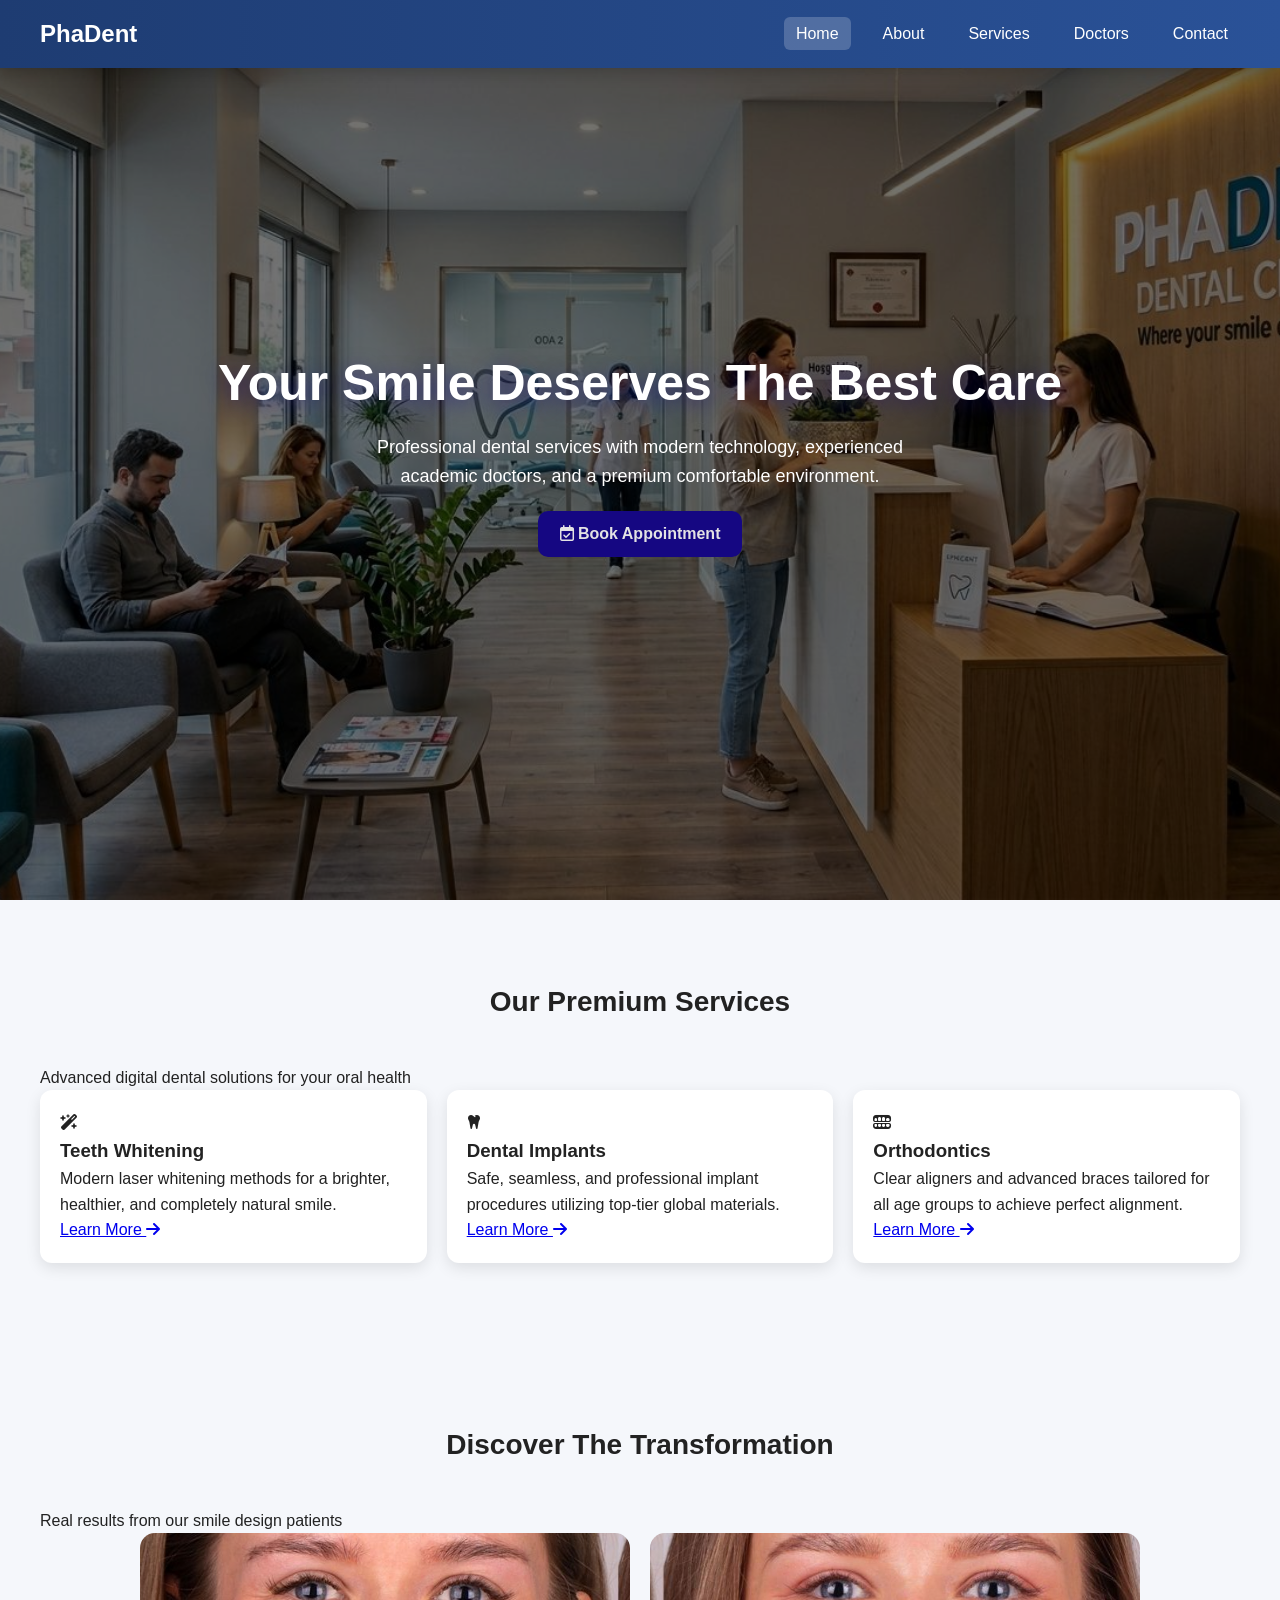
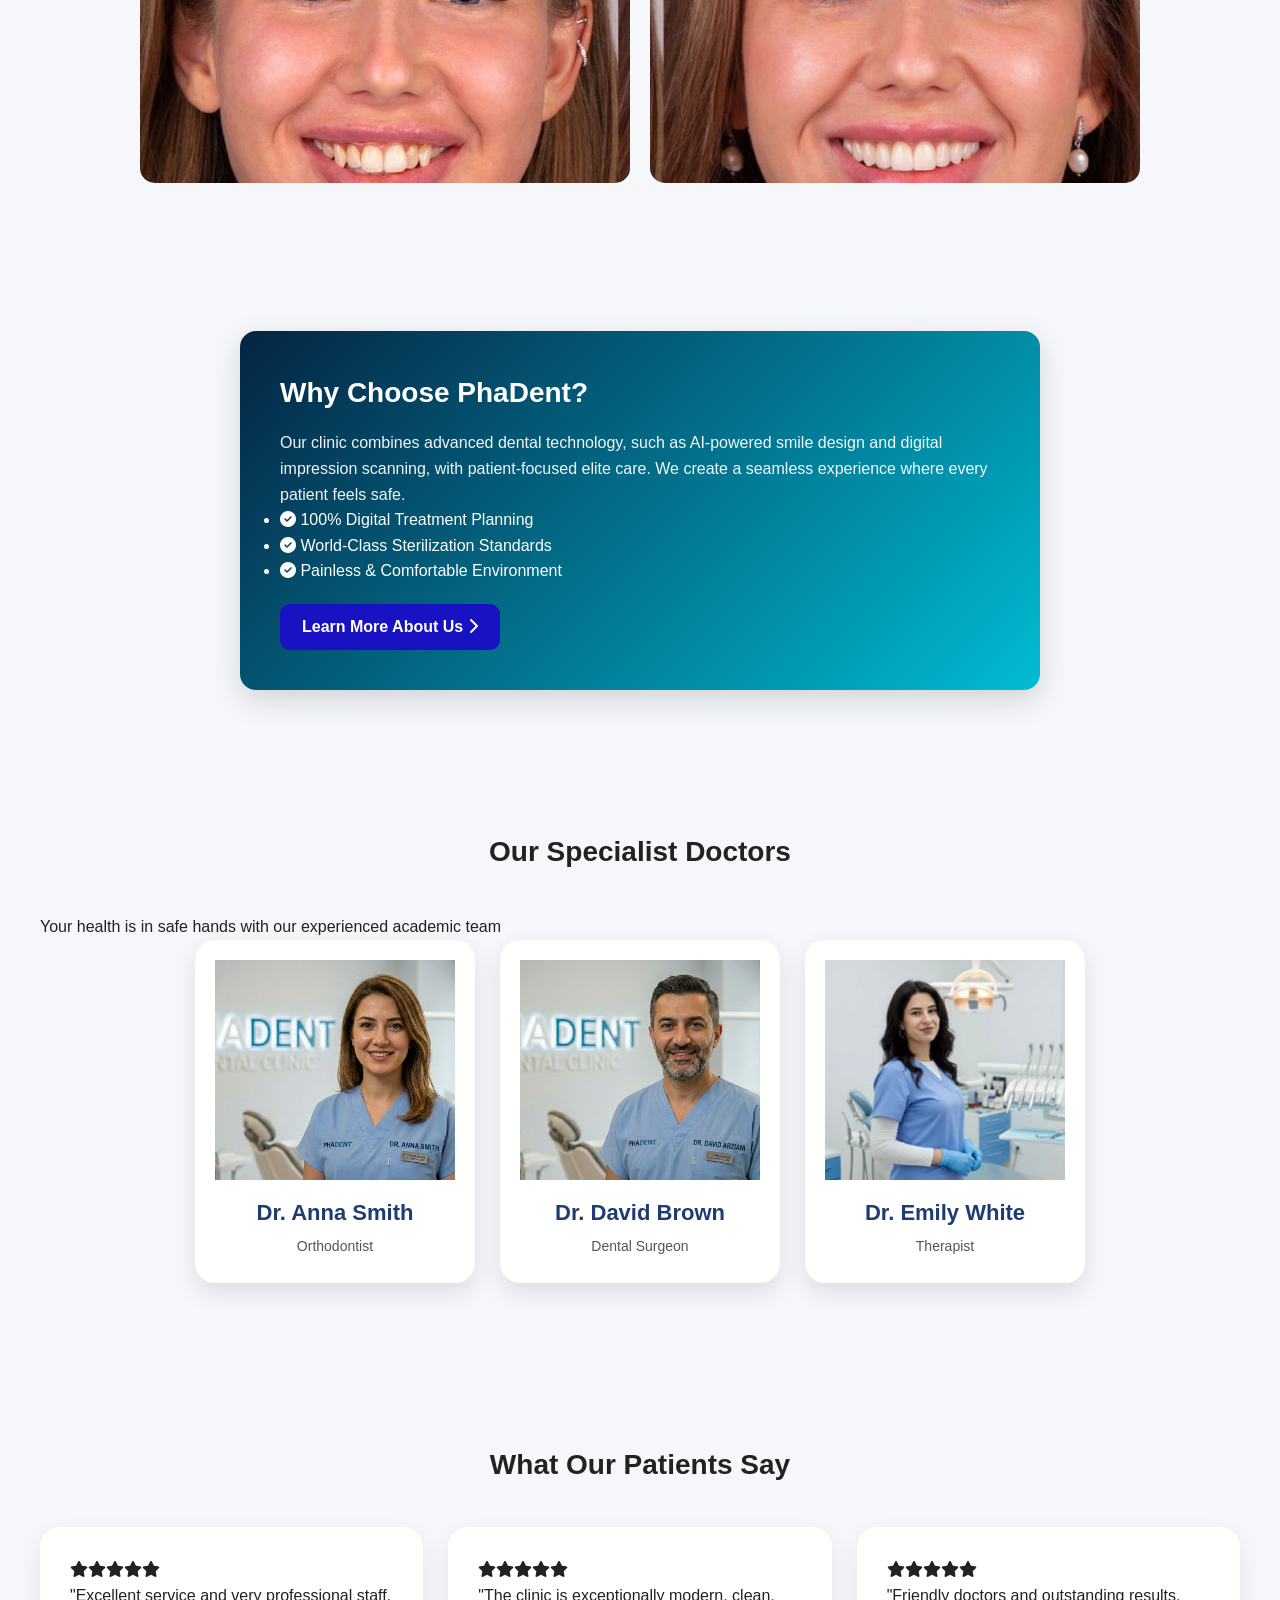
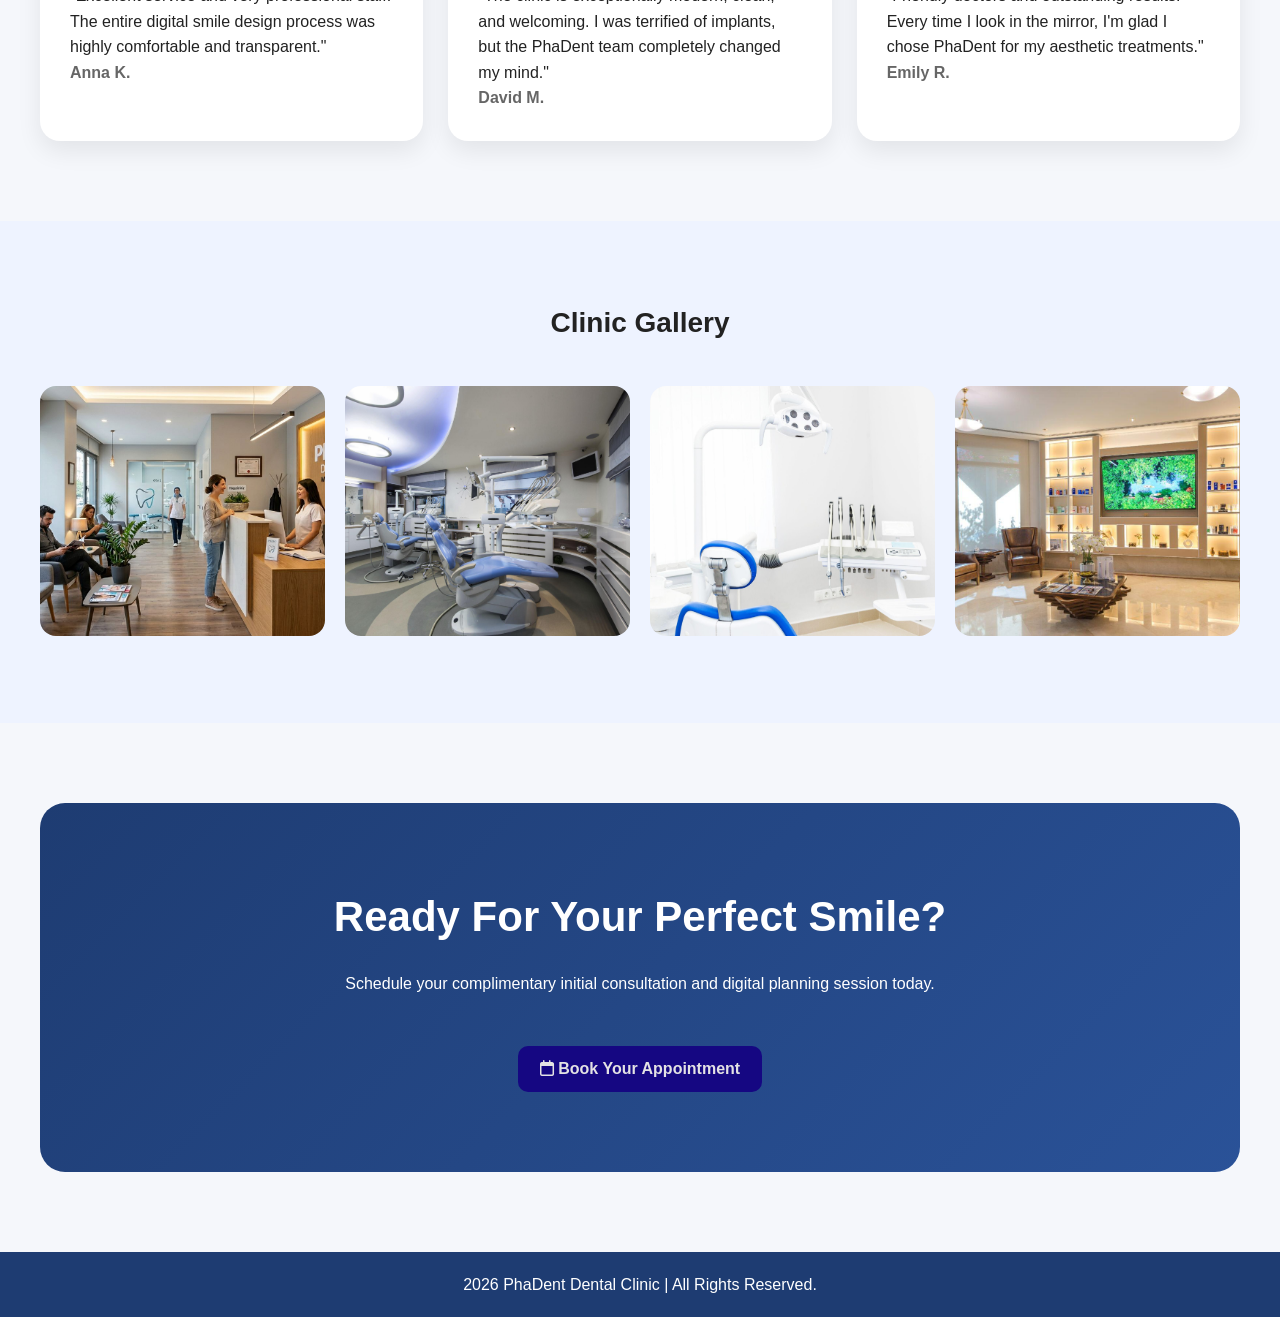
<file: index.html>
<!DOCTYPE html>
<html lang="en">

<head>
    <meta charset="UTF-8">
    <meta name="viewport" content="width=device-width, initial-scale=1.0">
    <title>PhaDent Dental Clinic | Exclusive Smile Design</title>

    <!-- FontAwesome Icons (Added for modern service and button icons) -->
    <link rel="stylesheet" href="https://cdnjs.cloudflare.com/ajax/libs/font-awesome/6.4.0/css/all.min.css">

    <!-- Common CSS File -->
    <link rel="stylesheet" href="css/style.css">
</head>

<body>

    <!-- HEADER -->
    <header class="header">
        <div class="logo">
            <h1>Pha<span>Dent</span></h1>
        </div>

        <nav class="navbar">
            <ul class="nav-links">
                <li><a href="index.html" class="active">Home</a></li>
                <li><a href="about.html">About</a></li>
                <li><a href="services.html">Services</a></li>
                <li><a href="doctors.html">Doctors</a></li>
                <li><a href="contact.html">Contact</a></li>
            </ul>
        </nav>
    </header>

    <main>

        <section class="hero">


            <div class="hero-content">
                <h2>Your Smile Deserves The Best Care</h2>
                <p>
                    Professional dental services with modern technology,
                    experienced academic doctors, and a premium comfortable environment.
                </p>
                <a href="contact.html" class="btn btn-primary animate-btn">
                    <i class="fa-regular fa-calendar-check"></i> Book Appointment
                </a>
            </div>
        </section>

        <!-- 2. SERVICES SECTION -->
        <section class="services">
            <h2 class="section-title">Our Premium Services</h2>
            <p class="section-subtitle">Advanced digital dental solutions for your oral health</p>

            <div class="service-cards">
                <article class="card">
                    <div class="card-icon"><i class="fa-solid fa-wand-magic-sparkles"></i></div>
                    <h3>Teeth Whitening</h3>
                    <p>Modern laser whitening methods for a brighter, healthier, and completely natural smile.</p>
                    <a href="services.html" class="card-link">Learn More <i class="fa-solid fa-arrow-right"></i></a>
                </article>

                <article class="card">
                    <div class="card-icon"><i class="fa-solid fa-tooth"></i></div>
                    <h3>Dental Implants</h3>
                    <p>Safe, seamless, and professional implant procedures utilizing top-tier global materials.</p>
                    <a href="services.html" class="card-link">Learn More <i class="fa-solid fa-arrow-right"></i></a>
                </article>

                <article class="card">
                    <div class="card-icon"><i class="fa-solid fa-teeth-open"></i></div>
                    <h3>Orthodontics</h3>
                    <p>Clear aligners and advanced braces tailored for all age groups to achieve perfect alignment.</p>
                    <a href="services.html" class="card-link">Learn More <i class="fa-solid fa-arrow-right"></i></a>
                </article>
            </div>
        </section>


        <section class="before-after-section">
            <h2 class="section-title">Discover The Transformation</h2>
            <p class="section-subtitle">Real results from our smile design patients</p>

            <div class="before-after-container">
                <div class="img-container before-img">
                    <img src="images/before-teeth.jpeg" alt="Before Treatment">
                </div>

                <div class="img-container after-img">
                    <img src="images/after-teeth.jpeg" alt="After Treatment">
                </div>
            </div>
        </section>

        <!-- 3. ABOUT SECTION -->

        <div class="why-card">

            <h2>Why Choose PhaDent?</h2>

            <p>
                Our clinic combines advanced dental technology, such as AI-powered smile design
                and digital impression scanning, with patient-focused elite care.
                We create a seamless experience where every patient feels safe.
            </p>

            <ul class="about-features">
                <li><i class="fa-solid fa-circle-check"></i> 100% Digital Treatment Planning</li>
                <li><i class="fa-solid fa-circle-check"></i> World-Class Sterilization Standards</li>
                <li><i class="fa-solid fa-circle-check"></i> Painless & Comfortable Environment</li>
            </ul>

            <a href="about.html" class="btn btn-secondary">
                Learn More About Us <i class="fa-solid fa-chevron-right"></i>
            </a>

        </div>
        </div>
        </section>

        <!-- 4. DOCTORS SECTION -->
        <section class="doctors-preview">
            <h2 class="section-title">Our Specialist Doctors</h2>
            <p class="section-subtitle">Your health is in safe hands with our experienced academic team</p>

            <div class="doctor-container">
                <article class="doctor-card">
                    <div class="doctor-img">
                        <img src="images/doctor1.jpeg" alt="Dr. Anna Smith">
                    </div>
                    <h3>Dr. Anna Smith</h3>
                    <p class="specialty">Orthodontist</p>
                </article>

                <article class="doctor-card">
                    <div class="doctor-img">
                        <img src="images/doctor2.jpeg" alt="Dr. David Brown">
                    </div>
                    <h3>Dr. David Brown</h3>
                    <p class="specialty">Dental Surgeon</p>
                </article>

                <article class="doctor-card">
                    <div class="doctor-img">
                        <img src="images/doctor3.jpeg" alt="Dr. Emily White">
                    </div>
                    <h3>Dr. Emily White</h3>
                    <p class="specialty">Therapist</p>
                </article>
            </div>
        </section>

        <!-- 5. TESTIMONIALS -->
        <section class="testimonials">
            <h2 class="section-title">What Our Patients Say</h2>

            <div class="testimonial-grid">
                <div class="testimonial-card">
                    <div class="stars">
                        <i class="fa-solid fa-star"></i><i class="fa-solid fa-star"></i><i
                            class="fa-solid fa-star"></i><i class="fa-solid fa-star"></i><i
                            class="fa-solid fa-star"></i>
                    </div>
                    <p>"Excellent service and very professional staff. The entire digital smile design process was
                        highly comfortable and transparent."</p>
                    <span class="patient-name">Anna K.</span>
                </div>

                <div class="testimonial-card">
                    <div class="stars">
                        <i class="fa-solid fa-star"></i><i class="fa-solid fa-star"></i><i
                            class="fa-solid fa-star"></i><i class="fa-solid fa-star"></i><i
                            class="fa-solid fa-star"></i>
                    </div>
                    <p>"The clinic is exceptionally modern, clean, and welcoming. I was terrified of implants, but the
                        PhaDent team completely changed my mind."</p>
                    <span class="patient-name">David M.</span>
                </div>

                <div class="testimonial-card">
                    <div class="stars">
                        <i class="fa-solid fa-star"></i><i class="fa-solid fa-star"></i><i
                            class="fa-solid fa-star"></i><i class="fa-solid fa-star"></i><i
                            class="fa-solid fa-star"></i>
                    </div>
                    <p>"Friendly doctors and outstanding results. Every time I look in the mirror, I'm glad I chose
                        PhaDent for my aesthetic treatments."</p>
                    <span class="patient-name">Emily R.</span>
                </div>
            </div>
        </section>

        <!-- 6. GALLERY -->
        <section class="gallery-preview">
            <h2 class="section-title">Clinic Gallery</h2>

            <div class="gallery-grid">
                <div class="gallery-item"><img src="images/PhadentDentalClinicPhoto.jpeg"
                        alt="PhaDent Clinic Reception"></div>
                <div class="gallery-item"><img src="images/clinic-interior.jpg" alt="Modern Operation Room"></div>
                <div class="gallery-item"><img src="images/gallery3.jpg" alt="Advanced Dental Equipment"></div>
                <div class="gallery-item"><img src="images/gallery4.jpg" alt="Patient Lounge Area"></div>
            </div>
        </section>

        <!-- 7. CALL TO ACTION -->
        <section class="home-cta">
            <div class="cta-content">
                <h2>Ready For Your Perfect Smile?</h2>
                <p>Schedule your complimentary initial consultation and digital planning session today.</p>
                <a href="contact.html" class="btn btn-white">
                    <i class="fa-regular fa-calendar"></i> Book Your Appointment
                </a>
            </div>
        </section>
    </main>

    <!-- FOOTER -->
    <footer class="footer">
        <p> 2026 PhaDent Dental Clinic | All Rights Reserved.</p>
    </footer>

    <!-- JavaScript File -->
    <script src="js/script.js"></script>
</body>

</html>
</file>
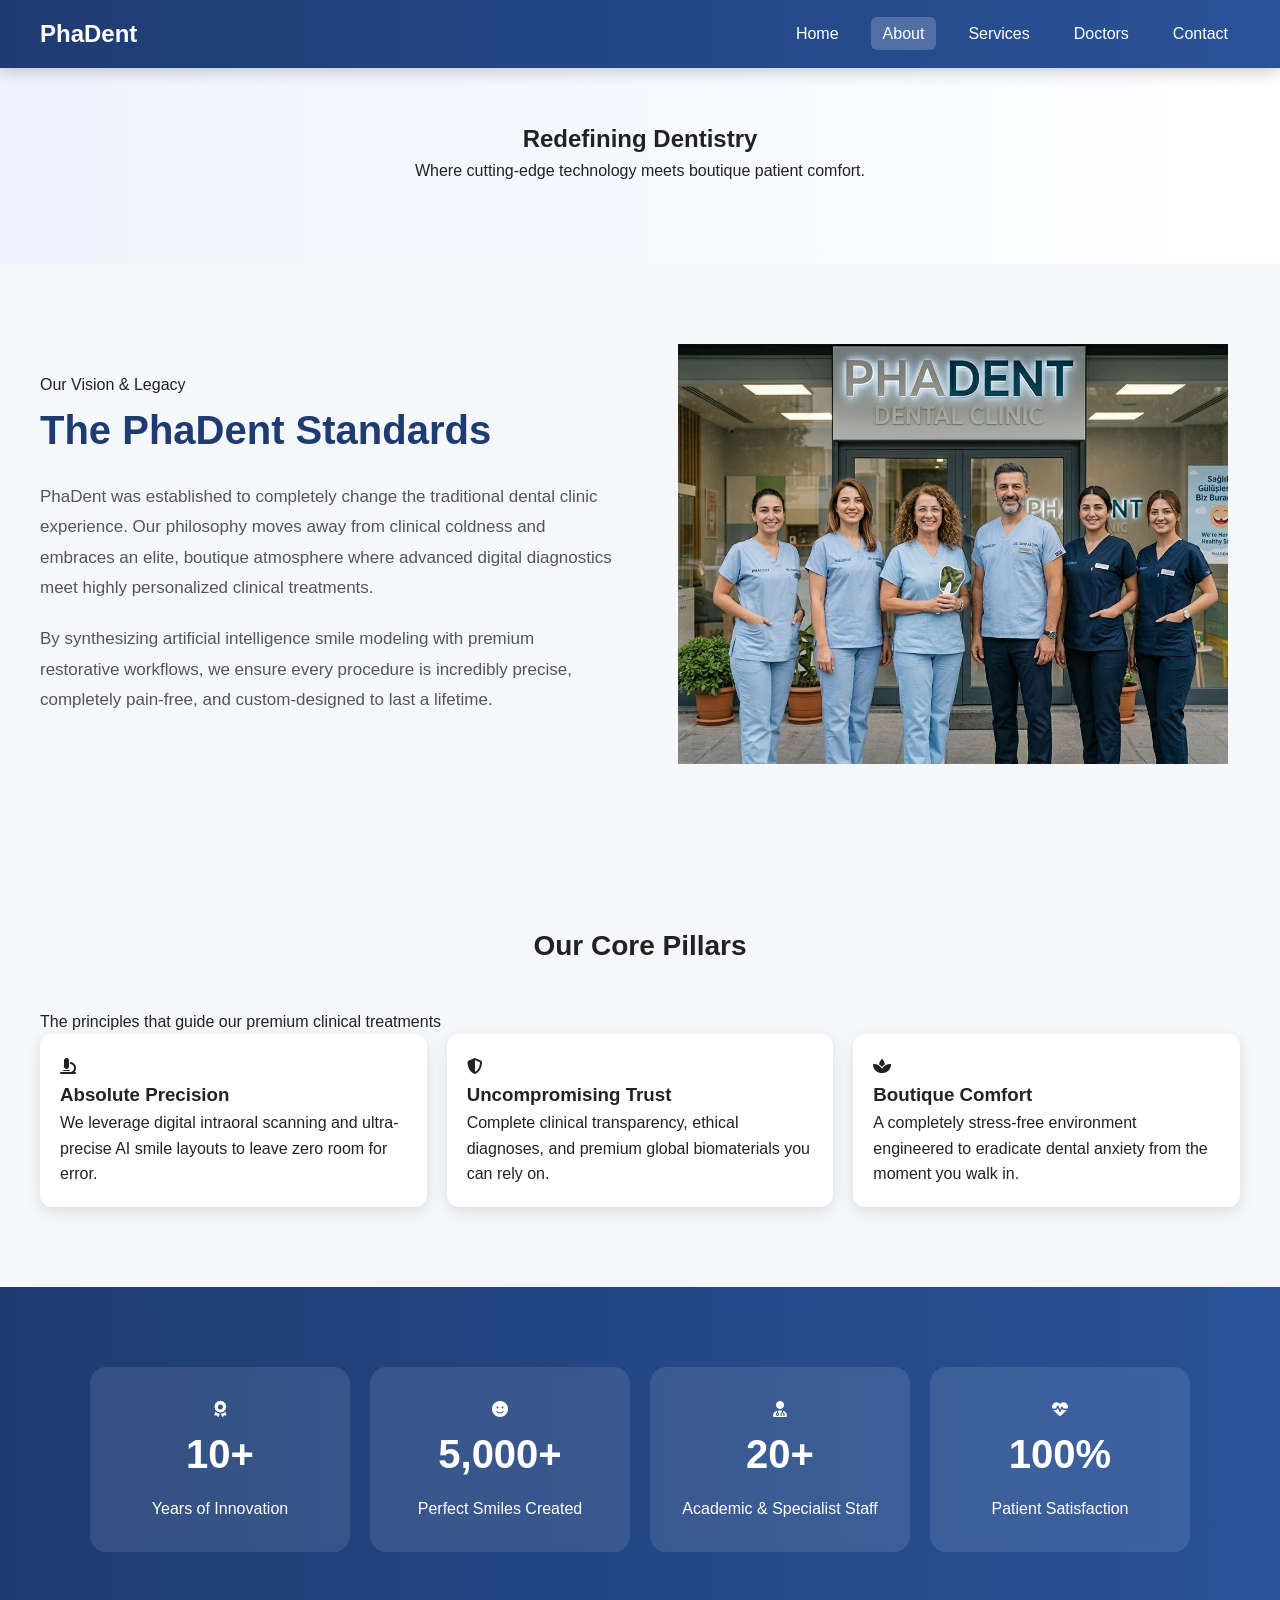
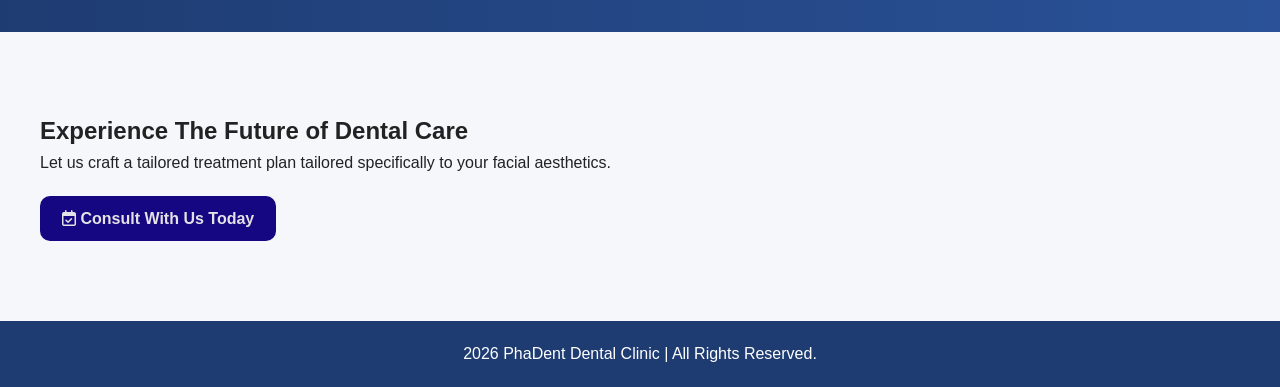
<file: about.html>
<!DOCTYPE html>
<html lang="en">

<head>
    <meta charset="UTF-8">
    <meta name="viewport" content="width=device-width, initial-scale=1.0">
    <title>About Us | PhaDent Dental Clinic</title>

    <!-- FontAwesome Icons (For values and interactive elements) -->
    <link rel="stylesheet" href="https://cdnjs.cloudflare.com/ajax/libs/font-awesome/6.4.0/css/all.min.css">

    <!-- Common CSS File -->
    <link rel="stylesheet" href="css/style.css">
</head>

<body>

    <!-- HEADER -->
    <header class="header">
        <div class="logo">
            <h1>Pha<span>Dent</span></h1>
        </div>

        <nav class="navbar">
            <ul class="nav-links">
                <li><a href="index.html">Home</a></li>
                <li><a href="about.html" class="active">About</a></li>
                <li><a href="services.html">Services</a></li>
                <li><a href="doctors.html">Doctors</a></li>
                <li><a href="contact.html">Contact</a></li>
            </ul>
        </nav>
    </header>

    <main>

        <!-- ABOUT HERO -->
        <section class="page-hero about-hero-bg">
            <div class="hero-overlay"></div>
            <div class="page-hero-content">
                <h2>Redefining Dentistry</h2>
                <p>Where cutting-edge technology meets boutique patient comfort.</p>
            </div>
        </section>

        <!-- STORY SECTION -->
        <section class="about-section">
            <div class="about-grid">

                <div class="about-text">
                    <span class="section-tagline">Our Vision & Legacy</span>
                    <h2>The PhaDent Standards</h2>
                    <p>
                        PhaDent was established to completely change the traditional dental clinic experience.
                        Our philosophy moves away from clinical coldness and embraces an elite, boutique atmosphere
                        where advanced digital diagnostics meet highly personalized clinical treatments.
                    </p>
                    <p>
                        By synthesizing artificial intelligence smile modeling with premium restorative workflows,
                        we ensure every procedure is incredibly precise, completely pain-free, and custom-designed
                        to last a lifetime.
                    </p>
                </div>

                <div class="about-image">
                    <!-- Path remains clean; you can paste your premium clinic photo here -->
                    <img src="images/aboutUs.jpeg" alt="PhaDent Modern Clinical Environment">
                </div>

            </div>
        </section>

        <!-- VALUES SECTION -->
        <section class="values">
            <h2 class="section-title">Our Core Pillars</h2>
            <p class="section-subtitle">The principles that guide our premium clinical treatments</p>

            <div class="value-cards">

                <article class="value-card">
                    <div class="value-icon"><i class="fa-solid fa-microscope"></i></div>
                    <h3>Absolute Precision</h3>
                    <p>We leverage digital intraoral scanning and ultra-precise AI smile layouts to leave zero room for
                        error.</p>
                </article>

                <article class="value-card">
                    <div class="value-icon"><i class="fa-solid fa-shield-halved"></i></div>
                    <h3>Uncompromising Trust</h3>
                    <p>Complete clinical transparency, ethical diagnoses, and premium global biomaterials you can rely
                        on.</p>
                </article>

                <article class="value-card">
                    <div class="value-icon"><i class="fa-solid fa-spa"></i></div>
                    <h3>Boutique Comfort</h3>
                    <p>A completely stress-free environment engineered to eradicate dental anxiety from the moment you
                        walk in.</p>
                </article>

            </div>
        </section>

        <!-- STATS SECTION -->
        <section class="stats">
            <div class="stats-grid">

                <div class="stat-box">
                    <div class="stat-icon"><i class="fa-solid fa-award"></i></div>
                    <h3>10+</h3>
                    <p>Years of Innovation</p>
                </div>

                <div class="stat-box">
                    <div class="stat-icon"><i class="fa-solid fa-face-smile"></i></div>
                    <h3>5,000+</h3>
                    <p>Perfect Smiles Created</p>
                </div>

                <div class="stat-box">
                    <div class="stat-icon"><i class="fa-solid fa-user-doctor"></i></div>
                    <h3>20+</h3>
                    <p>Academic & Specialist Staff</p>
                </div>

                <div class="stat-box">
                    <div class="stat-icon"><i class="fa-solid fa-heart-pulse"></i></div>
                    <h3>100%</h3>
                    <p>Patient Satisfaction</p>
                </div>

            </div>
        </section>

        <!-- CALL TO ACTION -->
        <section class="cta-banner">
            <div class="cta-banner-content">
                <h2>Experience The Future of Dental Care</h2>
                <p>Let us craft a tailored treatment plan tailored specifically to your facial aesthetics.</p>
                <a href="contact.html" class="btn btn-primary">
                    <i class="fa-regular fa-calendar-check"></i> Consult With Us Today
                </a>
            </div>
        </section>

    </main>

    <!-- FOOTER -->
    <footer class="footer">
        <p> 2026 PhaDent Dental Clinic | All Rights Reserved.</p>
    </footer>

    <script src="js/script.js"></script>

</body>

</html>
</file>
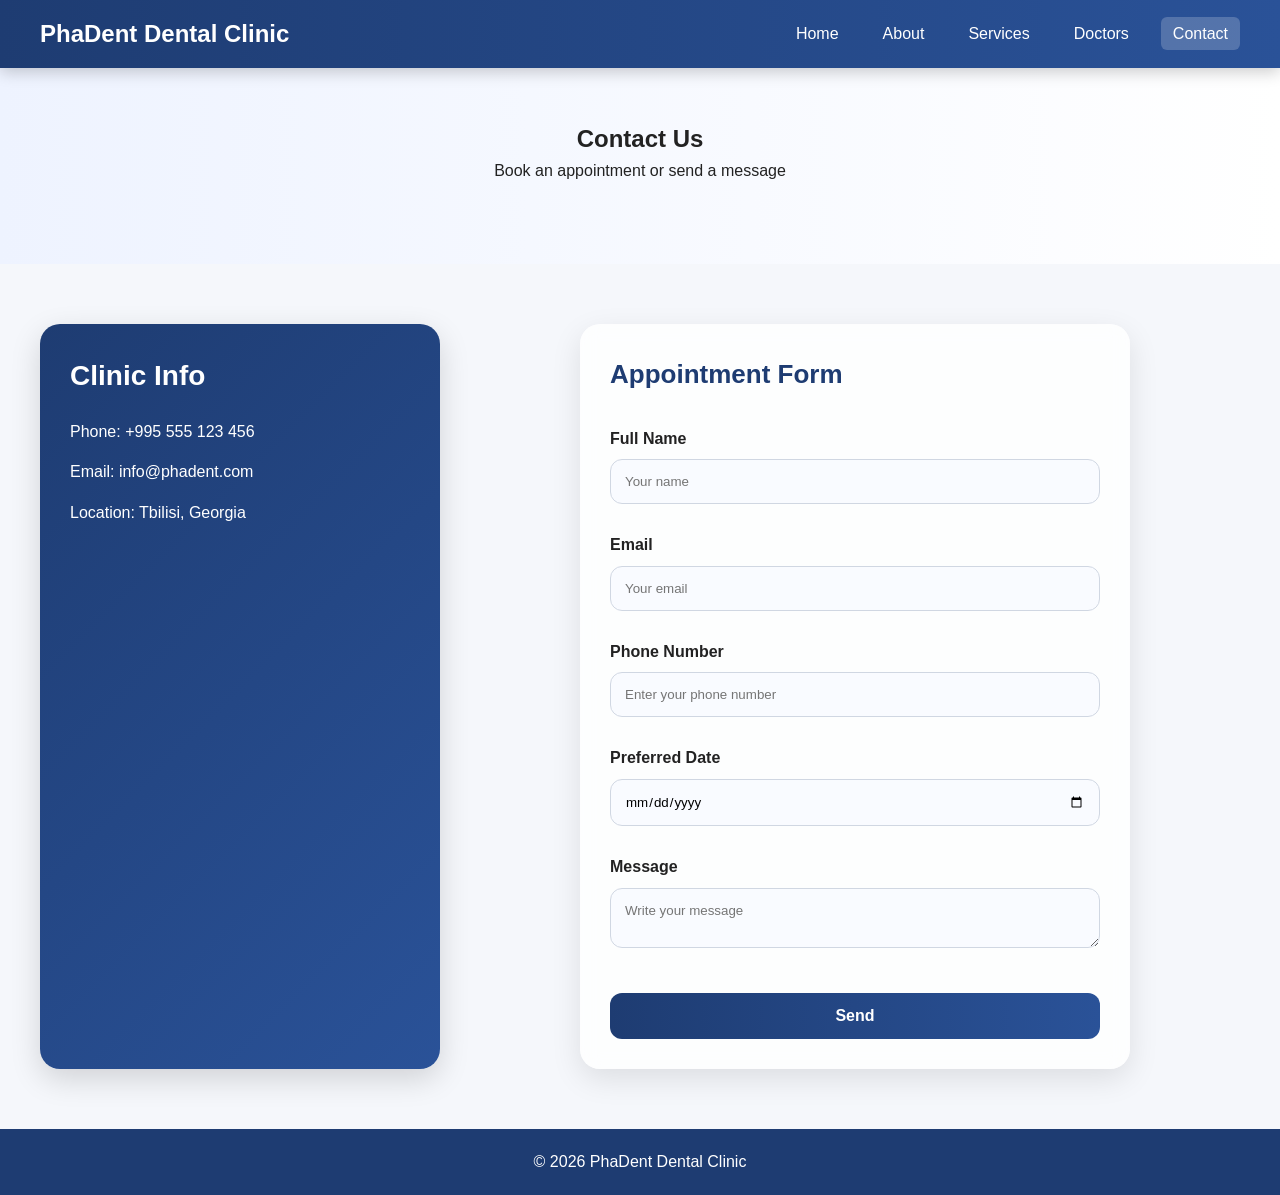
<file: contact.html>
<!DOCTYPE html>
<html lang="en">

<head>
    <meta charset="UTF-8">
    <meta name="viewport" content="width=device-width, initial-scale=1.0">
    <title>Contact - PhaDent Dental Clinic</title>
    <link rel="stylesheet" href="css/style.css">
</head>

<body>

    <header class="header">

        <div class="logo">
            <h1>PhaDent Dental Clinic</h1>
        </div>

        <nav class="navbar">
            <ul class="nav-links">
                <li><a href="index.html">Home</a></li>
                <li><a href="about.html">About</a></li>
                <li><a href="services.html">Services</a></li>
                <li><a href="doctors.html">Doctors</a></li>
                <li><a href="contact.html" class="active">Contact</a></li>
            </ul>
        </nav>

    </header>

    <main>

        <section class="page-hero">
            <h2>Contact Us</h2>
            <p>Book an appointment or send a message</p>
        </section>

        <section class="contact-section">

            <div class="contact-info">

                <h3>Clinic Info</h3>
                <p>Phone: +995 555 123 456</p>
                <p>Email: info@phadent.com</p>
                <p>Location: Tbilisi, Georgia</p>

            </div>

            <form class="contact-form" action="php/contact.php" method="POST">

                <fieldset>

                    <legend>Appointment Form</legend>

                    <label for="name">Full Name</label>
                    <input type="text" id="name" name="name" placeholder="Your name" required>

                    <label for="email">Email</label>
                    <input type="email" id="email" name="email" placeholder="Your email" required>

                    <label for="phone">Phone Number</label>
                    <input type="tel" id="phone" name="phone" placeholder="Enter your phone number">

                    <label for="date">Preferred Date</label>
                    <input type="date" id="date" name="date">

                    <label for="message">Message</label>
                    <textarea id="message" name="message" placeholder="Write your message" required></textarea>

                    <button type="submit" class="btn">Send</button>

                </fieldset>

            </form>

        </section>

    </main>

    <footer class="footer">
        <p>© 2026 PhaDent Dental Clinic</p>
    </footer>

    <script src="js/script.js"></script>

</body>

</html>
</file>
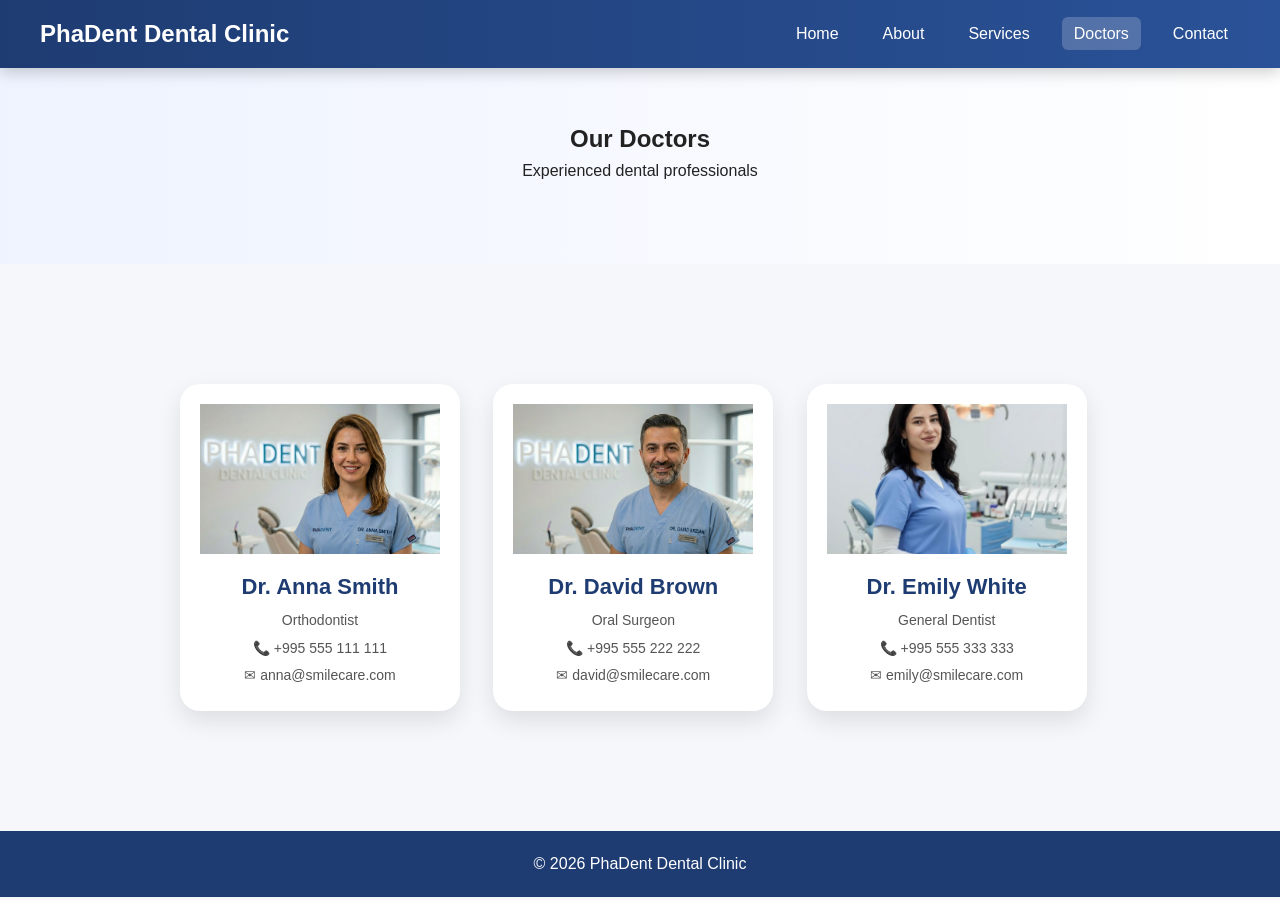
<file: doctors.html>
<!DOCTYPE html>
<html lang="en">

<head>
    <meta charset="UTF-8">
    <meta name="viewport" content="width=device-width, initial-scale=1.0">
    <title>Doctors - SmileCare</title>
    <link rel="stylesheet" href="css/style.css">
</head>

<body>

    <header class="header">

        <div class="logo">
            <h1>PhaDent Dental Clinic</h1>
        </div>

        <nav class="navbar">
            <ul class="nav-links">
                <li><a href="index.html">Home</a></li>
                <li><a href="about.html">About</a></li>
                <li><a href="services.html">Services</a></li>
                <li><a href="doctors.html" class="active">Doctors</a></li>
                <li><a href="contact.html">Contact</a></li>
            </ul>
        </nav>

    </header>

    <main>

        <section class="page-hero">
            <h2>Our Doctors</h2>
            <p>Experienced dental professionals</p>
        </section>

        <section class="doctors-page">

            <div class="doctor-grid">

                <article class="doctor-card">
                    <img src="images/doctor1.jpeg" alt="Dr. Anna Smith">
                    <h3>Dr. Anna Smith</h3>
                    <p>Orthodontist</p>
                    <p>📞 +995 555 111 111</p>
                    <p>✉ anna@smilecare.com</p>
                </article>

                <article class="doctor-card">
                    <img src="images/doctor2.jpeg" alt="Dr. David Brown">
                    <h3>Dr. David Brown</h3>
                    <p>Oral Surgeon</p>
                    <p>📞 +995 555 222 222</p>
                    <p>✉ david@smilecare.com</p>
                </article>

                <article class="doctor-card">
                    <img src="images/doctor3.jpeg" alt="Dr. Phatima Alakhverenova">
                    <h3>Dr. Emily White</h3>
                    <p>General Dentist</p>
                    <p>📞 +995 555 333 333</p>
                    <p>✉ emily@smilecare.com</p>
                </article>

            </div>

        </section>

    </main>

    <footer class="footer">
        <p>© 2026 PhaDent Dental Clinic</p>
    </footer>

    <script src="js/script.js"></script>
</body>

</html>
</file>
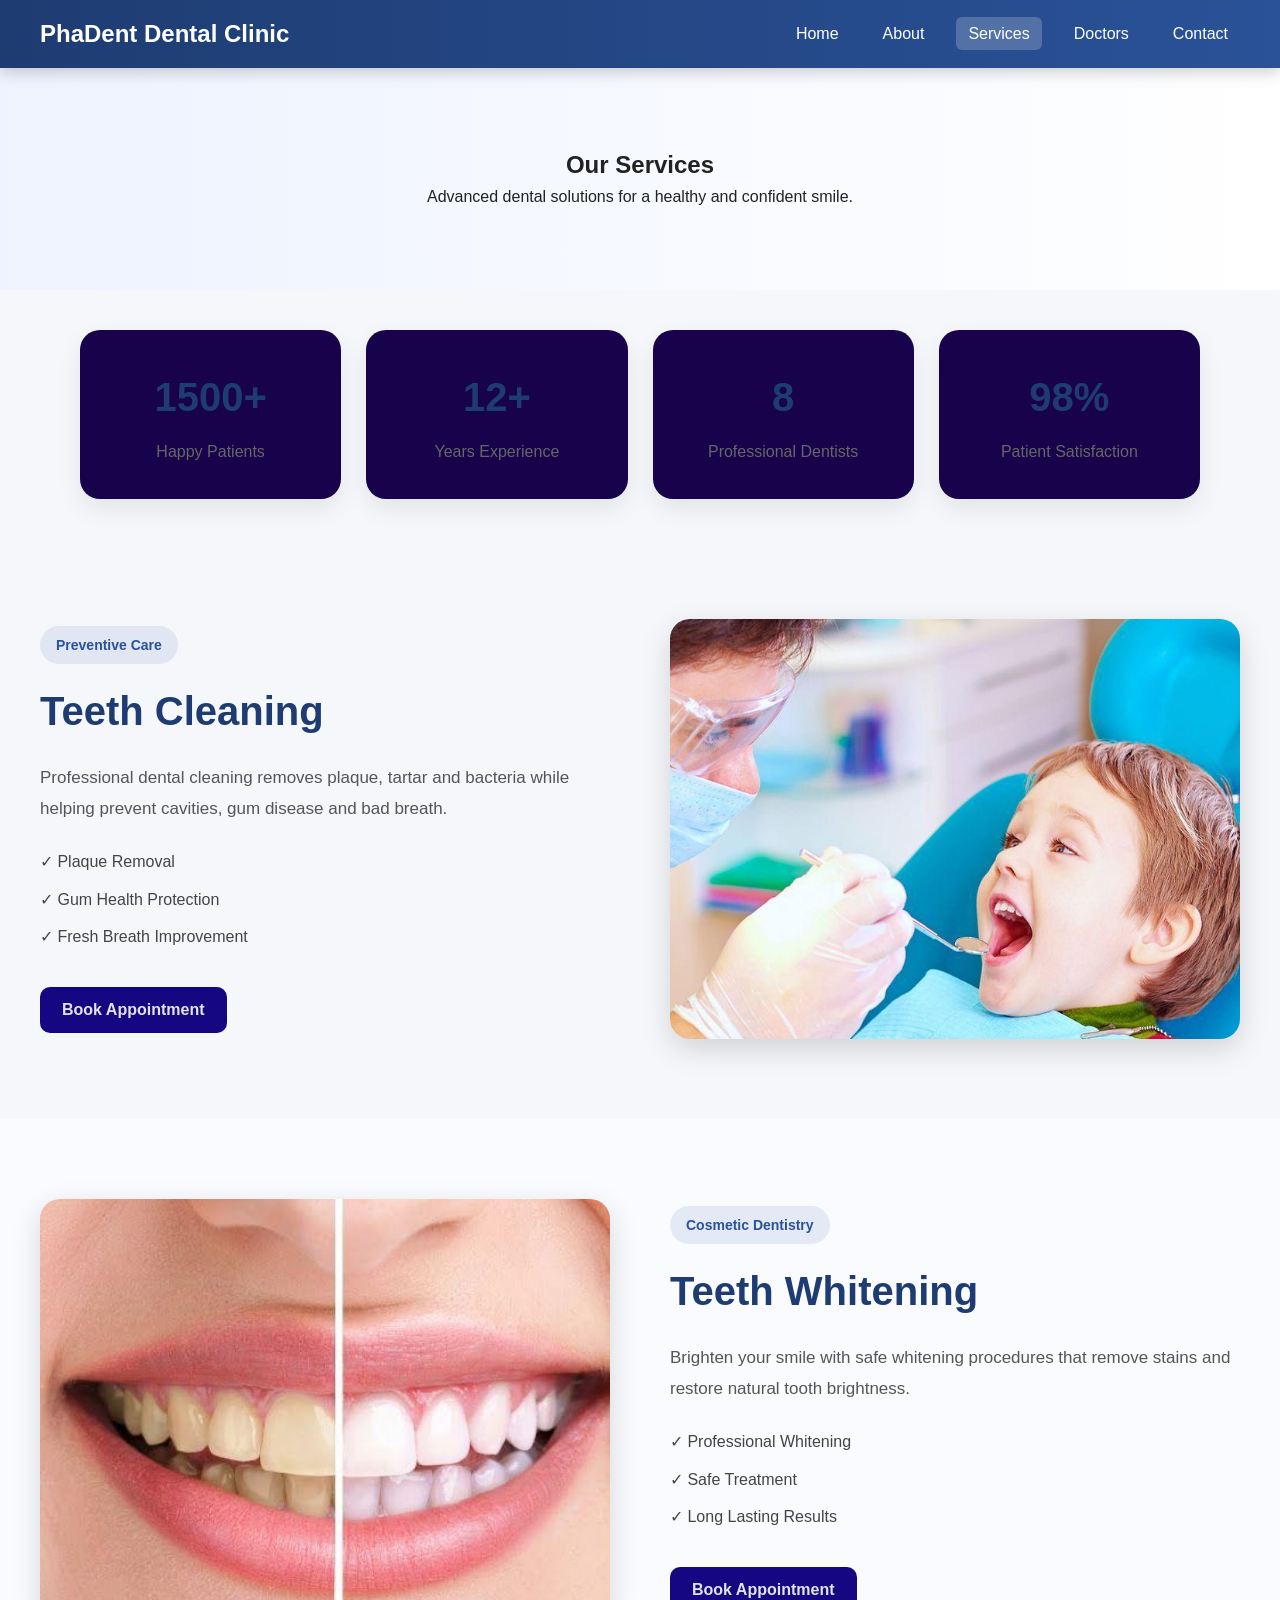
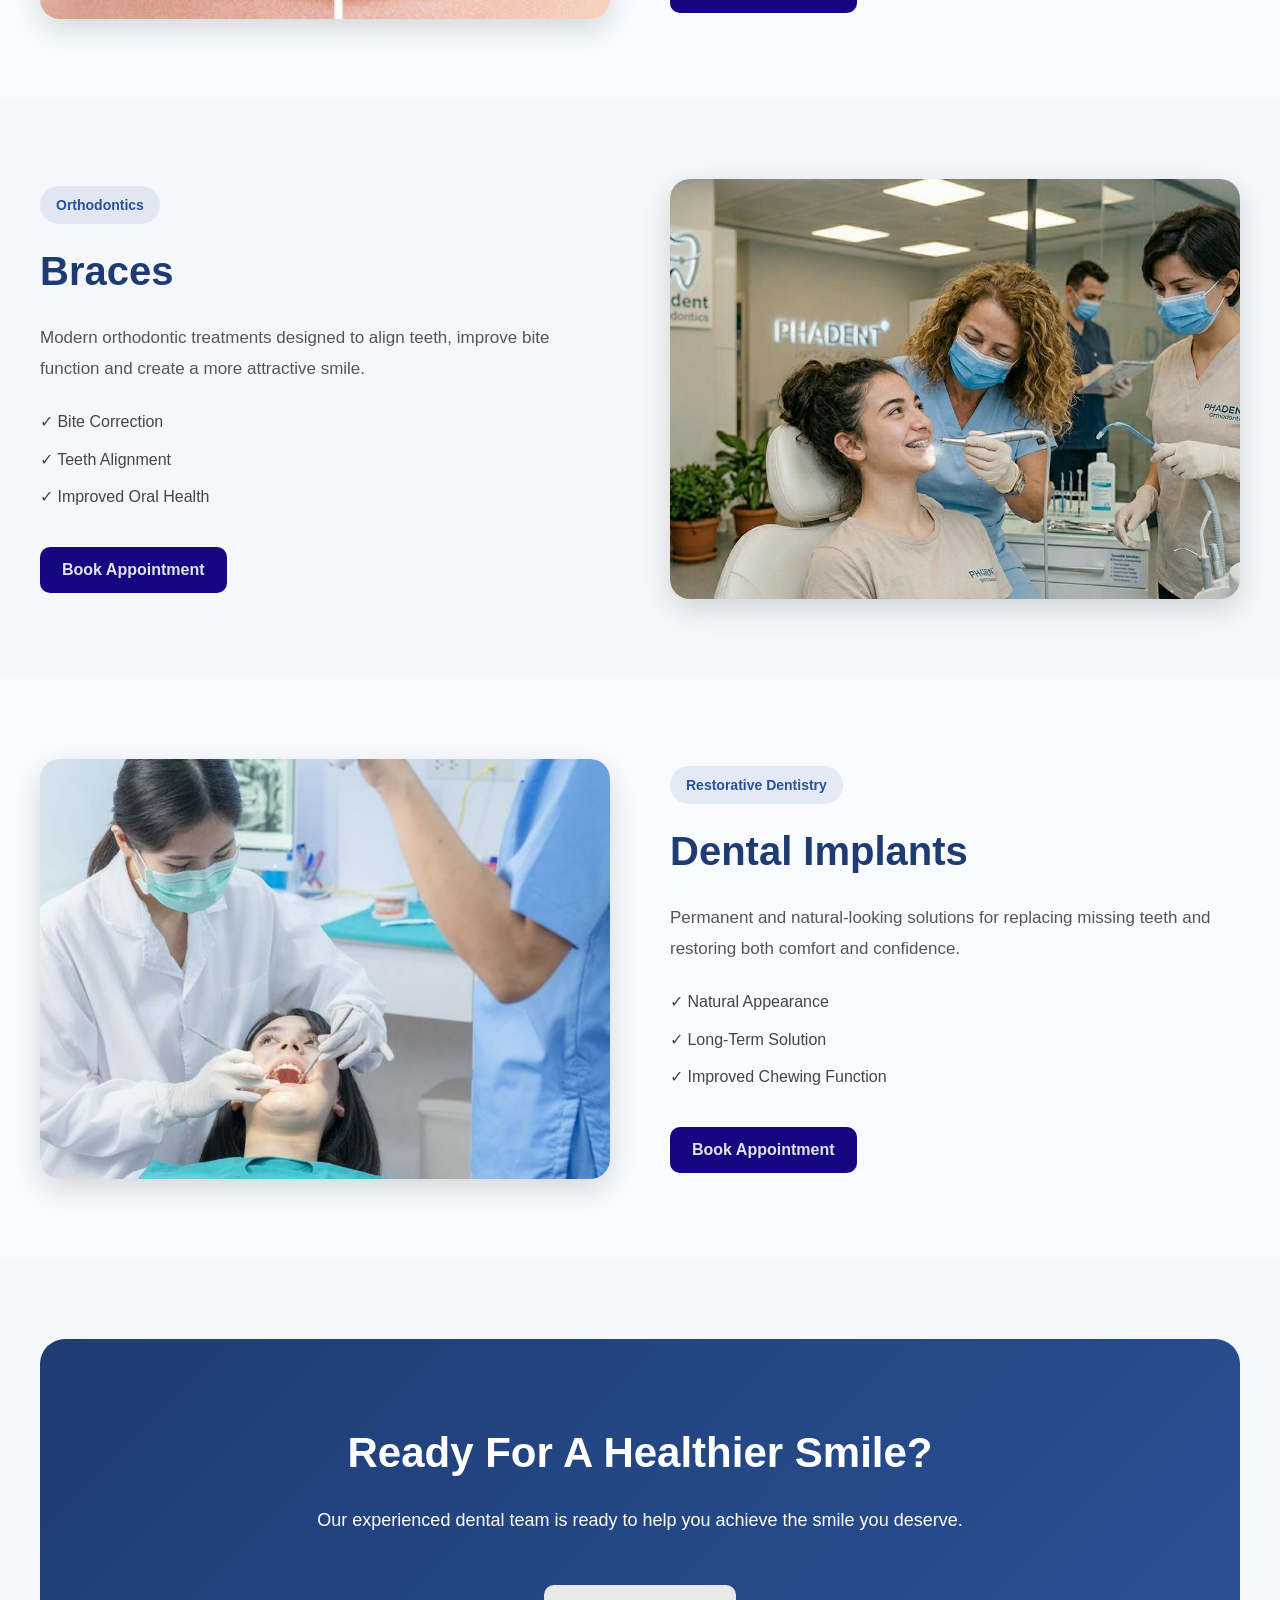
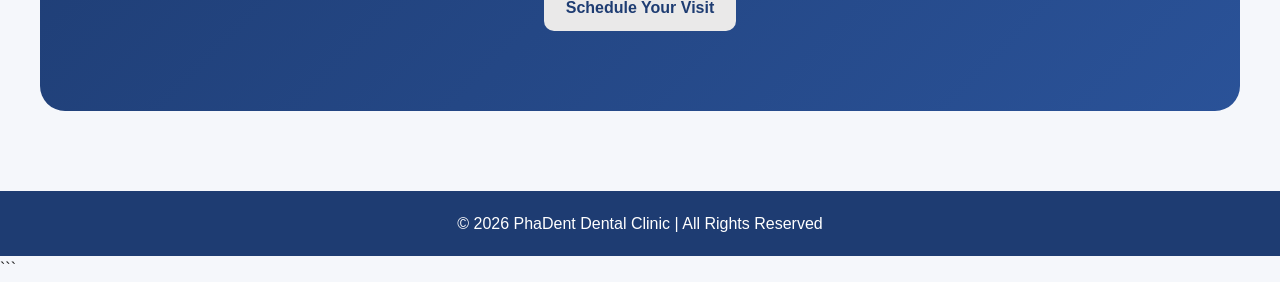
<file: services.html>
```html
<!DOCTYPE html>
<html lang="en">

<head>
    <meta charset="UTF-8">
    <meta name="viewport" content="width=device-width, initial-scale=1.0">
    <title>Services - PhaDent Dental Clinic</title>
    <link rel="stylesheet" href="css/style.css">
</head>

<body>

    <!-- HEADER -->
    <header class="header">

        <div class="logo">
            <h1>PhaDent Dental Clinic</h1>
        </div>

        <nav class="navbar">
            <ul class="nav-links">
                <li><a href="index.html">Home</a></li>
                <li><a href="about.html">About</a></li>
                <li><a href="services.html" class="active">Services</a></li>
                <li><a href="doctors.html">Doctors</a></li>
                <li><a href="contact.html">Contact</a></li>
            </ul>
        </nav>

    </header>

    <main>

        <!-- HERO -->
        <section class="page-hero">
            <h2>Our Services</h2>
            <p>Advanced dental solutions for a healthy and confident smile.</p>
        </section>

        <!-- STATS -->
        <section class="service-stats">

            <div class="stat-card">
                <h3>1500+</h3>
                <p>Happy Patients</p>
            </div>

            <div class="stat-card">
                <h3>12+</h3>
                <p>Years Experience</p>
            </div>

            <div class="stat-card">
                <h3>8</h3>
                <p>Professional Dentists</p>
            </div>

            <div class="stat-card">
                <h3>98%</h3>
                <p>Patient Satisfaction</p>
            </div>

        </section>

        <!-- SERVICE 1 -->
        <section class="service-section">

            <div class="service-content">

                <div class="service-text">

                    <span class="service-tag">Preventive Care</span>

                    <h2>Teeth Cleaning</h2>

                    <p>
                        Professional dental cleaning removes plaque,
                        tartar and bacteria while helping prevent
                        cavities, gum disease and bad breath.
                    </p>

                    <ul class="service-features">
                        <li>✓ Plaque Removal</li>
                        <li>✓ Gum Health Protection</li>
                        <li>✓ Fresh Breath Improvement</li>
                    </ul>

                    <a href="contact.html" class="btn">
                        Book Appointment
                    </a>

                </div>

                <div class="service-image">
                    <img src="images/cleaning.jpeg" alt="Teeth Cleaning">
                </div>

            </div>

        </section>

        <!-- SERVICE 2 -->
        <section class="service-section">

            <div class="service-content reverse">

                <div class="service-text">

                    <span class="service-tag">Cosmetic Dentistry</span>

                    <h2>Teeth Whitening</h2>

                    <p>
                        Brighten your smile with safe whitening
                        procedures that remove stains and restore
                        natural tooth brightness.
                    </p>

                    <ul class="service-features">
                        <li>✓ Professional Whitening</li>
                        <li>✓ Safe Treatment</li>
                        <li>✓ Long Lasting Results</li>
                    </ul>

                    <a href="contact.html" class="btn">
                        Book Appointment
                    </a>

                </div>

                <div class="service-image">
                    <img src="images/whitening.jpeg" alt="Teeth Whitening">
                </div>

            </div>

        </section>

        <!-- SERVICE 3 -->
        <section class="service-section">

            <div class="service-content">

                <div class="service-text">

                    <span class="service-tag">Orthodontics</span>

                    <h2>Braces</h2>

                    <p>
                        Modern orthodontic treatments designed
                        to align teeth, improve bite function
                        and create a more attractive smile.
                    </p>

                    <ul class="service-features">
                        <li>✓ Bite Correction</li>
                        <li>✓ Teeth Alignment</li>
                        <li>✓ Improved Oral Health</li>
                    </ul>

                    <a href="contact.html" class="btn">
                        Book Appointment
                    </a>

                </div>

                <div class="service-image">
                    <img src="images/braces.jpeg" alt="Braces">
                </div>

            </div>

        </section>

        <!-- SERVICE 4 -->
        <section class="service-section">

            <div class="service-content reverse">

                <div class="service-text">

                    <span class="service-tag">Restorative Dentistry</span>

                    <h2>Dental Implants</h2>

                    <p>
                        Permanent and natural-looking solutions
                        for replacing missing teeth and restoring
                        both comfort and confidence.
                    </p>

                    <ul class="service-features">
                        <li>✓ Natural Appearance</li>
                        <li>✓ Long-Term Solution</li>
                        <li>✓ Improved Chewing Function</li>
                    </ul>

                    <a href="contact.html" class="btn">
                        Book Appointment
                    </a>

                </div>

                <div class="service-image">
                    <img src="images/implants.jpeg" alt="Dental Implants">
                </div>

            </div>

        </section>

        <!-- CTA -->
        <section class="service-cta">

            <h2>Ready For A Healthier Smile?</h2>

            <p>
                Our experienced dental team is ready to help you
                achieve the smile you deserve.
            </p>

            <a href="contact.html" class="btn">
                Schedule Your Visit
            </a>

        </section>

    </main>

    <footer class="footer">
        <p>© 2026 PhaDent Dental Clinic | All Rights Reserved</p>
    </footer>

    <script src="js/script.js"></script>

</body>

</html>
```
</file>
<file: css/style.css>
/* RESET */
* {
    margin: 0;
    padding: 0;
    box-sizing: border-box;
    font-family: Arial, sans-serif;
}

body {
    background: #f5f7fb;
    color: #222;
    line-height: 1.6;
    overflow-x: hidden;
}

/* ================= HEADER ================= */

.header {
    position: fixed;
    top: 0;
    left: 0;
    width: 100%;
    background: linear-gradient(90deg, #1e3c72, #2a5298);
    display: flex;
    justify-content: space-between;
    align-items: center;
    padding: 15px 40px;
    z-index: 1000;
    box-shadow: 0 4px 15px rgba(0, 0, 0, 0.2);
}

.logo h1 {
    color: white;
    font-size: 24px;
}

.nav-links {
    list-style: none;
    display: flex;
    gap: 20px;
}

.nav-links a {
    color: white;
    text-decoration: none;
    padding: 8px 12px;
    border-radius: 6px;
    transition: 0.3s;
}

.nav-links a:hover,
.nav-links a.active {
    background: rgba(255, 255, 255, 0.2);
}

/* ================= HERO ================= */

.hero {
    height: 100vh;
    width: 100%;

    background-image: url("../images/PhadentDentalClinicPhoto.jpeg");
    background-size: cover;
    background-position: center;
    background-repeat: no-repeat;

    display: flex;
    justify-content: center;
    align-items: center;

    position: relative;
    color: white;
}

/* DARK OVERLAY  */
.hero::before {
    content: "";
    position: absolute;
    top: 0;
    left: 0;

    width: 100%;
    height: 100%;

    background: rgba(0, 0, 0, 0.55);
}


.hero-content {
    position: relative;
    text-align: center;
    z-index: 2;

    animation: fadeUp 1s ease-in-out;
}

.hero h2 {
    font-size: 50px;
    font-weight: bold;
    text-shadow: 0 5px 20px rgba(16, 6, 133, 0.5);
}

.hero p {
    margin-top: 10px;
    font-size: 18px;
    max-width: 600px;
    margin-left: auto;
    margin-right: auto;
}

/* BUTTON */
.btn {
    margin-top: 20px;
    padding: 10px 22px;
    border-radius: 10px;
    background: #150782;
    color: #e3e2e4;
    font-weight: bold;
    transition: 0.3s;

    text-decoration: none;
    display: inline-block;
}

.btn:hover {
    transform: scale(1.08);
    box-shadow: 0 10px 25px rgba(0, 0, 0, 0.3);
}

.btn-secondary {
    background: #1812c2;
    color: white;

    text-decoration: none;
}

.btn-secondary:hover {
    opacity: 0.8;
}

/* ================= SECTIONS ================= */

section {
    padding: 80px 40px;
}

.section-title {
    text-align: center;
    margin-bottom: 40px;
    font-size: 28px;
}

/* ================= GRID CARDS ================= */

.service-cards,

.value-cards {
    display: grid;
    grid-template-columns: repeat(auto-fit, minmax(250px, 1fr));
    gap: 20px;
}

.card,
.doctor-card,
.service-card,
.value-card {
    background: white;
    padding: 20px;
    border-radius: 12px;
    box-shadow: 0 5px 15px rgba(0, 0, 0, 0.1);
    transition: 0.3s;
}

.card:hover,
.doctor-card:hover,
.service-card:hover,
.value-card:hover {
    transform: translateY(-5px);
}

/* ================= ABOUT ================= */

.about-preview {
    background: #eef3ff;
    display: flex;
    justify-content: center;
    text-align: center;
}

/* ================= FORM ================= */

form {
    max-width: 600px;
    margin: auto;
    background: white;
    padding: 20px;
    border-radius: 12px;
    box-shadow: 0 5px 20px rgba(0, 0, 0, 0.1);
}

label {
    display: block;
    margin-top: 10px;
    font-weight: bold;
}

input,
textarea {
    width: 100%;
    padding: 10px;
    margin-top: 5px;
    border: 1px solid #ccc;
    border-radius: 8px;
    outline: none;
    transition: 0.3s;
}

input:focus,
textarea:focus {
    border-color: #1e3c72;
    box-shadow: 0 0 5px rgba(30, 60, 114, 0.3);
}

/* ================= FOOTER ================= */

.footer {
    text-align: center;
    padding: 20px;
    background: #1e3c72;
    color: white;
}

/* ================= HERO PAGES ================= */

.page-hero {
    padding-top: 120px;
    text-align: center;
    background: linear-gradient(90deg, #eef3ff, #ffffff);
}

/* ================= ANIMATION ================= */

@keyframes fadeUp {
    from {
        opacity: 0;
        transform: translateY(30px);
    }

    to {
        opacity: 1;
        transform: translateY(0);
    }
}

/* ================= RESPONSIVE ================= */

@media (max-width: 768px) {

    .header {
        flex-direction: column;
        text-align: center;
    }

    .nav-links {
        flex-direction: column;
        gap: 10px;
        margin-top: 10px;
    }

    .hero h2 {
        font-size: 28px;
    }

    section {
        padding: 50px 20px;
    }
}


/* burger animation */
.burger {
    display: none;
    font-size: 28px;
    color: white;
    cursor: pointer;
    transition: 0.3s;
}

.burger.open {
    transform: rotate(90deg);
}

/* MOBILE MENU - smooth slide */
@media (max-width: 768px) {

    .burger {
        display: block;
    }

    .navbar {
        position: absolute;
        top: 70px;
        left: 0;
        width: 100%;
        background: linear-gradient(90deg, #1e3c72, #2a5298);

        display: flex;
        flex-direction: column;

        max-height: 0;
        overflow: hidden;

        transition: max-height 0.4s ease;
    }

    .navbar.active {
        max-height: 300px;
    }

    .nav-links {
        flex-direction: column;
        gap: 10px;
        padding: 10px 0;
    }
}

.doctor-grid {
    display: grid;
    grid-template-columns: repeat(3, 1fr);
    gap: 20px;
    max-width: 1000px;
    margin: 0 auto;
    padding: 40px;
}

@media (max-width: 768px) {
    .doctor-grid {
        grid-template-columns: repeat(2, 1fr);
        padding: 20px;
    }
}

@media (max-width: 480px) {
    .doctor-grid {
        grid-template-columns: 1fr;
        padding: 15px;
    }
}

.doctor-card {
    background: #fff;
    border-radius: 12px;
    overflow: hidden;
    text-align: center;
    box-shadow: 0 5px 15px rgba(0, 0, 0, 0.1);
    transition: 0.3s;
}

.doctor-card:hover {
    transform: translateY(-5px);
}

.doctor-card img {
    width: 100%;
    height: 150px;
    object-fit: cover;
    display: block;
}

.doctor-card h3 {
    margin-top: 10px;
    font-size: 18px;
}

.doctor-card p {
    margin: 5px 0;
    font-size: 14px;
    color: #555;
}

/* CONTACT SECTION */
.contact-section {
    display: flex;
    justify-content: center;
    align-items: stretch;
    gap: 30px;
    flex-wrap: wrap;
    padding: 60px 40px;
}

/* LEFT INFO */
.contact-info {
    flex: 1;
    min-width: 280px;
    max-width: 400px;

    background: linear-gradient(135deg, #1e3c72, #2a5298);
    color: white;

    padding: 30px;
    border-radius: 20px;

    box-shadow: 0 10px 30px rgba(0, 0, 0, 0.15);

    transition: 0.3s;
}

.contact-info:hover {
    transform: translateY(-5px);
}

.contact-info h3 {
    margin-bottom: 20px;
    font-size: 28px;
}

.contact-info p {
    margin-bottom: 15px;
    font-size: 16px;
}

/* FORM */
.contact-form {
    flex: 1;
    min-width: 320px;
    max-width: 550px;

    background: rgba(255, 255, 255, 0.8);
    backdrop-filter: blur(10px);

    padding: 30px;
    border-radius: 20px;

    box-shadow: 0 10px 30px rgba(0, 0, 0, 0.1);
}

/* FIELDSET */
.contact-form fieldset {
    border: none;
}

/* LEGEND */
.contact-form legend {
    font-size: 26px;
    font-weight: bold;
    margin-bottom: 20px;
    color: #1e3c72;
}

/* INPUTS */
.contact-form input,
.contact-form textarea {
    width: 100%;
    padding: 14px;
    margin-top: 8px;
    margin-bottom: 18px;

    border: 1px solid #d0d7e2;
    border-radius: 12px;

    background: #f9fbff;

    transition: 0.3s;
}

.contact-form input:focus,
.contact-form textarea:focus {
    border-color: #2a5298;
    box-shadow: 0 0 10px rgba(42, 82, 152, 0.2);
    outline: none;
}

/* BUTTON */
.contact-form button {
    width: 100%;
    padding: 14px;

    border: none;
    border-radius: 12px;

    background: linear-gradient(90deg, #1e3c72, #2a5298);
    color: white;

    font-size: 16px;
    font-weight: bold;

    cursor: pointer;
    transition: 0.3s;
}

.contact-form button:hover {
    transform: scale(1.03);
    box-shadow: 0 8px 20px rgba(0, 0, 0, 0.2);
}

/* ABOUT SECTION */
.about-grid {
    display: grid;
    grid-template-columns: 1fr 1fr;
    gap: 50px;
    align-items: center;

    max-width: 1200px;
    margin: 0 auto;
}

.about-text h2 {
    font-size: 40px;
    color: #1e3c72;
    margin-bottom: 20px;
}

.about-text p {
    margin-bottom: 20px;
    color: #555;
    font-size: 17px;
    line-height: 1.8;
}

/* IMAGE */
.about-image {
    width: 100%;
}

.about-image img {
    width: 100%;
    max-width: 550px;
    height: 420px;
    object-fit: cover;
    display: block;
    margin: 0 auto;
}

.about-image img:hover {
    transform: scale(1.02);
}

/* STATS */
.stats {
    background: linear-gradient(90deg, #1e3c72, #2a5298);
    color: white;
}

.stats-grid {
    display: grid;
    grid-template-columns: repeat(4, 1fr);
    gap: 20px;

    max-width: 1100px;
    margin: 0 auto;
    text-align: center;
}

.stat-box {
    background: rgba(255, 255, 255, 0.1);
    padding: 30px;
    border-radius: 16px;

    backdrop-filter: blur(5px);

    transition: 0.3s;
}

.stat-box:hover {
    transform: translateY(-5px);
}

.stat-box h3 {
    font-size: 40px;
    margin-bottom: 10px;
}

/* CTA */
.cta {
    text-align: center;
    background: #eef3ff;
}

.cta h2 {
    font-size: 38px;
    margin-bottom: 20px;
    color: #1e3c72;
}

/* ================= SERVICES PAGE ================= */

.service-section {
    padding: 80px 40px;
}

.service-content {
    display: flex;
    align-items: center;
    justify-content: center;
    gap: 60px;

    max-width: 1200px;
    margin: 0 auto;
}

.service-content.reverse {
    flex-direction: row-reverse;
}

/* TEXT SIDE */

.service-text {
    flex: 1;
}

.service-text h2 {
    font-size: 40px;
    color: #1e3c72;
    margin-bottom: 20px;
}

.service-text p {
    font-size: 17px;
    color: #555;
    line-height: 1.8;
}

/* IMAGE SIDE */

.service-image {
    flex: 1;
}

.service-image img {
    width: 100%;
    height: 350px;

    object-fit: cover;

    border-radius: 20px;

    box-shadow: 0 10px 30px rgba(0, 0, 0, 0.15);

    transition: 0.4s;
}

.service-image img:hover {
    transform: scale(1.03);
}

/* MOBILE RESPONSIVE */

@media (max-width: 768px) {

    .service-content,
    .service-content.reverse {
        flex-direction: column;
    }

    .service-text h2 {
        font-size: 30px;
    }

    .service-image img {
        height: 250px;
    }
}

/* ================= NEW SERVICES DESIGN ================= */

.service-stats {
    display: grid;
    grid-template-columns: repeat(4, 1fr);
    gap: 25px;
    max-width: 1200px;
    margin: 40px auto;
    padding: 0 40px;
}

.stat-card {
    background: rgb(25, 2, 76);
    padding: 35px;
    text-align: center;

    border-radius: 20px;

    box-shadow: 0 10px 25px rgba(0, 0, 0, 0.08);

    transition: 0.3s;
}

.stat-card:hover {
    transform: translateY(-8px);
}

.stat-card h3 {
    font-size: 40px;
    color: #1e3c72;
    margin-bottom: 10px;
}

.stat-card p {
    color: #666;
}

.service-tag {
    display: inline-block;

    padding: 8px 16px;

    background: rgba(42, 82, 152, 0.1);
    color: #2a5298;

    border-radius: 30px;

    font-size: 14px;
    font-weight: bold;

    margin-bottom: 15px;
}

.service-features {
    list-style: none;
    margin-top: 25px;
}

.service-features li {
    margin-bottom: 12px;
    font-size: 16px;
    color: #444;
}

.service-section:nth-of-type(even) {
    background: #f9fbff;
}

.service-text .btn {
    margin-top: 25px;
}

.service-image img {
    height: 420px;
}

.service-cta {
    text-align: center;

    background: linear-gradient(135deg, #1e3c72, #2a5298);

    color: white;

    border-radius: 25px;

    max-width: 1200px;
    margin: 80px auto;

    padding: 80px 40px;
}

.service-cta h2 {
    font-size: 42px;
    margin-bottom: 20px;
}

.service-cta p {
    max-width: 700px;
    margin: 0 auto 30px;
    font-size: 18px;
}

.service-cta .btn {
    background: rgb(234, 233, 233);
    color: #1e3c72;
}

.service-cta .btn:hover {
    transform: scale(1.08);
}

@media (max-width: 768px) {

    .service-stats {
        grid-template-columns: 1fr;
        padding: 0 20px;
    }

    .service-image img {
        height: 260px;
    }

    .service-cta h2 {
        font-size: 30px;
    }
}


/* ================= TESTIMONIALS ================= */

.testimonial-grid {
    display: grid;
    grid-template-columns: repeat(3, 1fr);
    gap: 25px;
    max-width: 1200px;
    margin: 0 auto;
}

.testimonial-card {
    background: white;
    padding: 30px;
    border-radius: 20px;

    box-shadow: 0 10px 25px rgba(0, 0, 0, 0.08);

    transition: 0.3s;
}

.testimonial-card:hover {
    transform: translateY(-8px);
}

.testimonial-card h4 {
    color: #f7b500;
    margin-top: 15px;
}

.testimonial-card span {
    color: #666;
    font-weight: bold;
}

/* ================= GALLERY ================= */

.gallery-preview {
    background: #eef3ff;
}

.gallery-grid {
    display: grid;
    grid-template-columns: repeat(4, 1fr);
    gap: 20px;

    max-width: 1200px;
    margin: 0 auto;
}

.gallery-grid img {
    width: 100%;
    height: 250px;

    object-fit: cover;

    border-radius: 16px;

    transition: 0.3s;
}

.gallery-grid img:hover {
    transform: scale(1.05);
}

/* ================= CTA ================= */

.home-cta {
    background: linear-gradient(135deg, #1e3c72, #2a5298);

    color: white;

    text-align: center;

    max-width: 1200px;
    margin: 80px auto;

    border-radius: 25px;

    padding: 80px 40px;
}

.home-cta h2 {
    font-size: 42px;
    margin-bottom: 20px;
}

.home-cta p {
    max-width: 700px;
    margin: 0 auto 30px;
}

/* ================= MOBILE ================= */

@media (max-width:768px) {

    .testimonial-grid,
    .gallery-grid {
        grid-template-columns: 1fr;
    }

    .home-cta h2 {
        font-size: 30px;
    }

}

.before-after-container {
    display: flex;
    justify-content: center;
    align-items: center;
    gap: 20px;

    max-width: 1000px;
    margin: 0 auto;
}

.img-container {
    width: 50%;
}

.img-container img {
    width: 100%;
    height: 250px;
    object-fit: cover;

    border-radius: 15px;
}

.doctor-container {
    display: flex;
    justify-content: center;
    gap: 25px;
    flex-wrap: wrap;

    max-width: 1100px;
    margin: 0 auto;
}

.doctor-card {
    width: 280px;

    background: white;
    border-radius: 20px;

    overflow: hidden;

    text-align: center;

    box-shadow: 0 10px 25px rgba(0, 0, 0, 0.1);

    transition: 0.3s;
}

.doctor-card:hover {
    transform: translateY(-8px);
}

.doctor-img img {
    width: 100%;
    height: 220px;

    object-fit: cover;

    display: block;
}

.doctor-card h3 {
    margin-top: 15px;
    font-size: 22px;
    color: #1e3c72;
}

.specialty {
    color: #666;
    margin: 10px 0 20px;
}

.about-image video {
    width: 70%;
    max-width: 500px;
    height: auto;
    display: block;
    margin: 0 auto;
    border-radius: 12px;
}

.why-card {
    background: linear-gradient(135deg, #052443, #00bcd4);
    color: white;
    padding: 40px;
    border-radius: 16px;
    max-width: 800px;
    margin: 60px auto;
    box-shadow: 0 10px 30px rgba(0, 0, 0, 0.15);
}

.why-card h2 {
    font-size: 28px;
    margin-bottom: 15px;
}

.why-card p {
    font-size: 16px;
    line-height: 1.6;
    opacity: 0.95;
}

/* ABOUT PAGE MOBILE FIX */

@media screen and (max-width: 768px) {

    .about-grid {
        display: flex;
        flex-direction: column;
        gap: 25px;
    }

    .about-image {
        width: 100%;
    }

    .about-image img {
        width: 100%;
        height: 250px;
        object-fit: cover;
        border-radius: 15px;
        display: block;
    }

    .about-text {
        width: 100%;
    }

    .stats-grid {
        grid-template-columns: 1fr;
    }

    /* GLOBAL MOBILE FIX */

    body {
        overflow-x: hidden;
    }

    /* DOCTORS MOBILE FIX */

    @media screen and (max-width: 768px) {

        .doctor-container {
            flex-direction: column;
            align-items: center;
            gap: 20px;
            padding: 0 15px;
        }

        .doctor-card {
            width: 100%;
            max-width: 320px;
        }

        .doctor-img img {
            height: 200px;
        }
    }

    .doctor-container {
        display: flex;
        justify-content: center;
        gap: 25px;
        flex-wrap: wrap;
    }

    .doctor-card {
        width: 280px;
        max-width: 100%;
    }

    .doctor-card img {
        width: 100%;
        height: 220px;
        object-fit: cover;
    }

    @media (max-width: 768px) {

        .doctor-container {
            flex-direction: column;
            align-items: center;
            padding: 0 15px;
        }

        .doctor-card {
            width: 100%;
            max-width: 320px;
        }
    }

}
</file>
